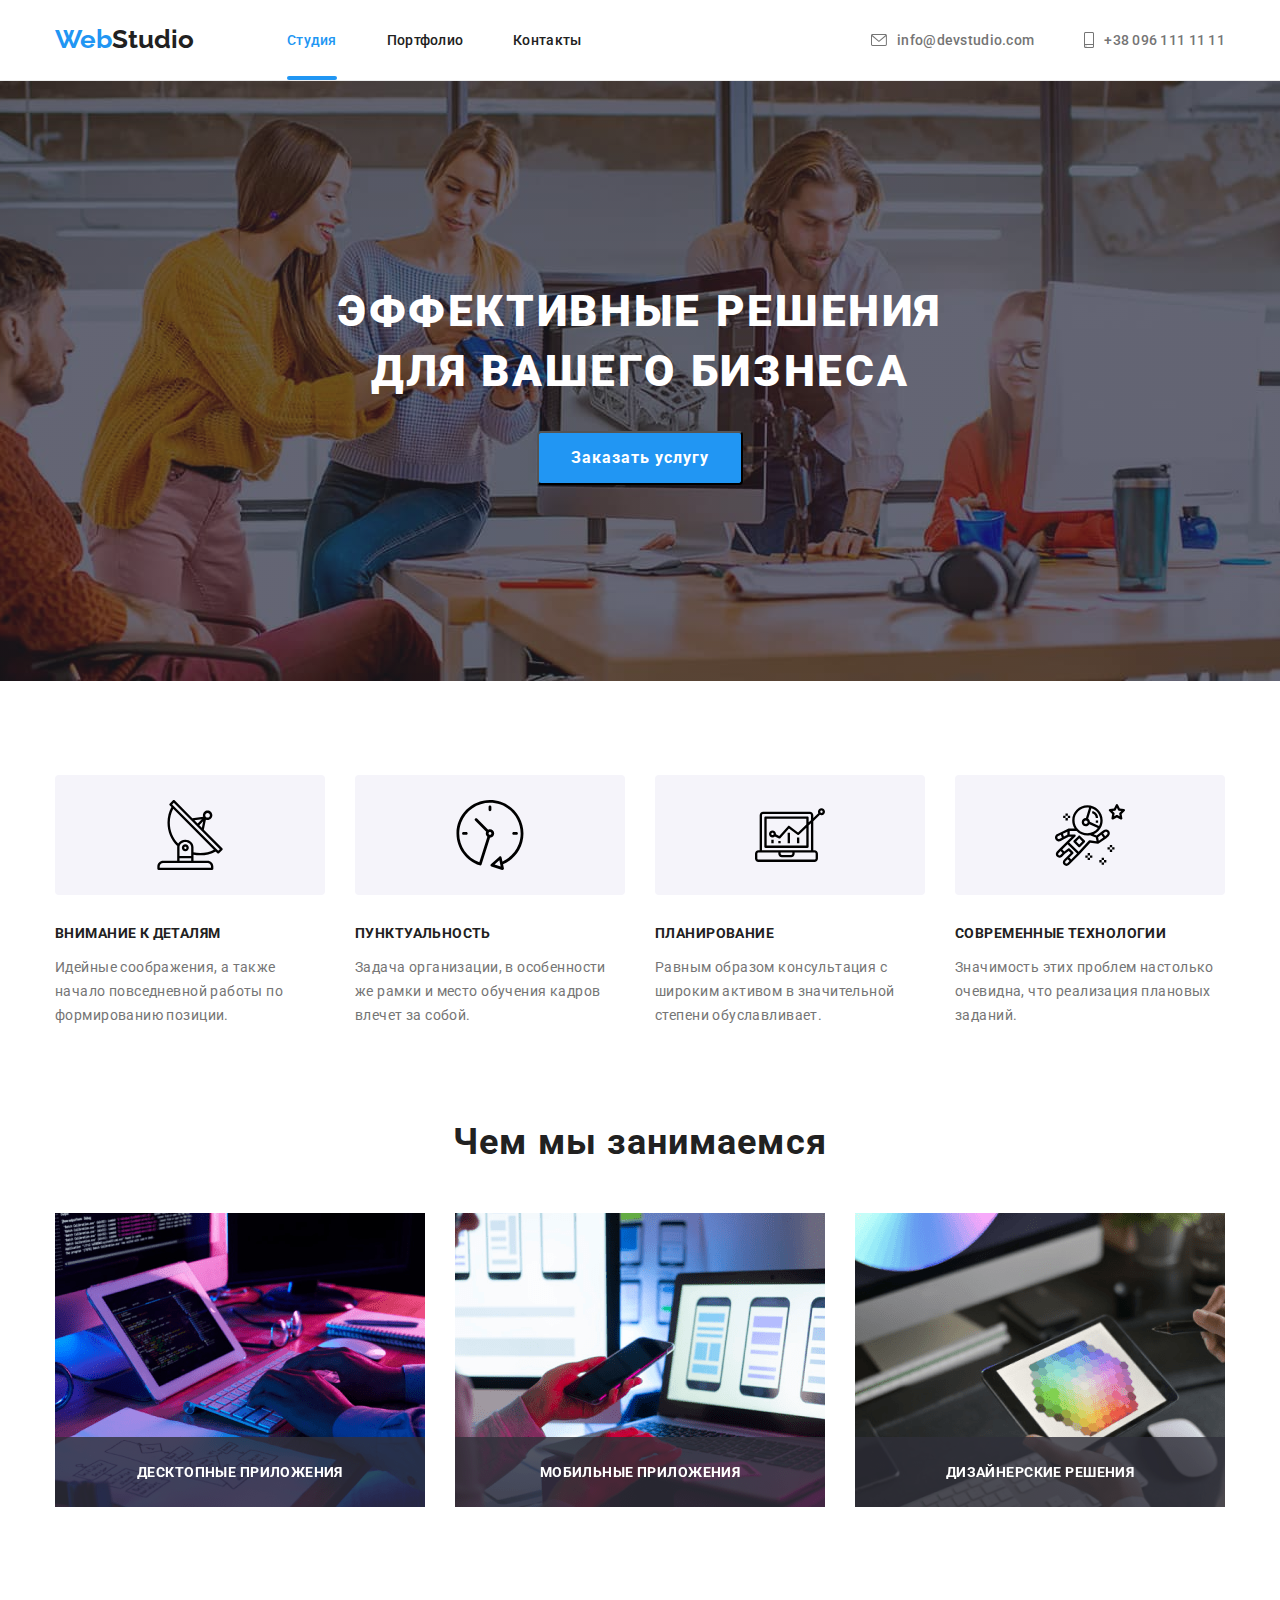
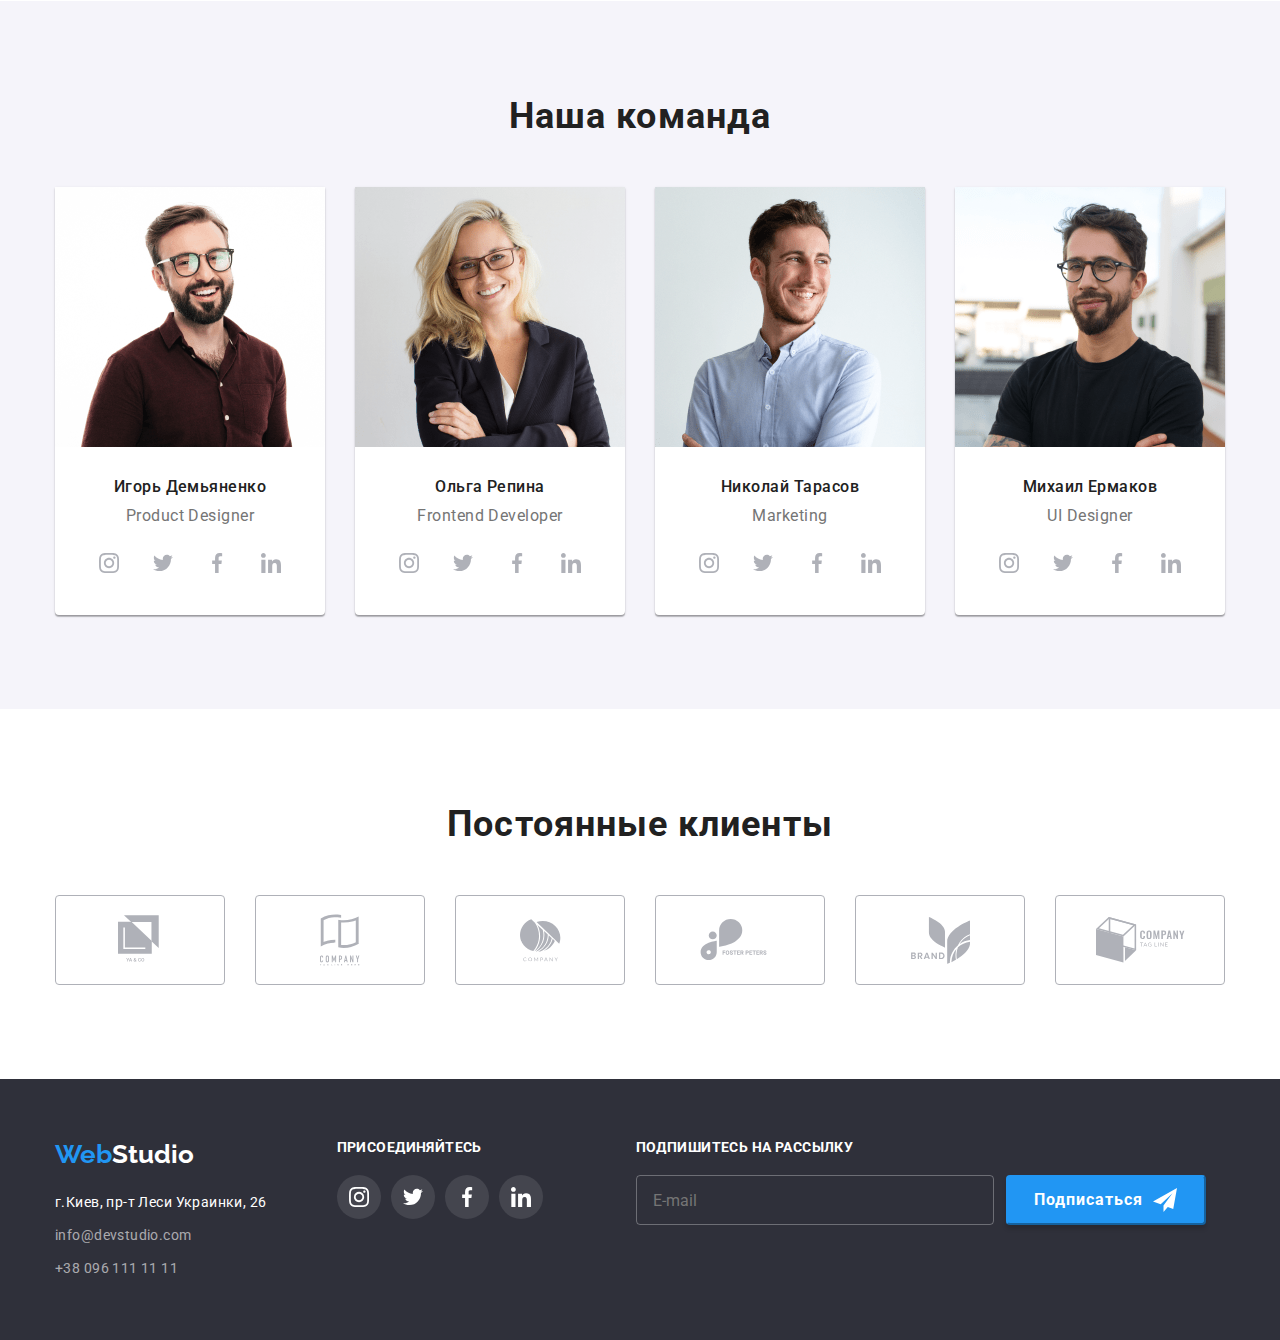
<file: index.html>
<!DOCTYPE html>
<html lang="en">
  <head>
    <meta charset="UTF-8" />
    <meta name="viewport" content="width=device-width, initial-scale=1.0" />
    
    <link rel="preconnect" href="https://fonts.gstatic.com" />
    <link
      href="https://fonts.googleapis.com/css2?family=Raleway:wght@700&family=Roboto:wght@400;500;700;900&display=swap"
      rel="stylesheet"
    />
    <link
      rel="stylesheet"
      href="https://cdnjs.cloudflare.com/ajax/libs/modern-normalize/1.0.0/modern-normalize.min.css"
    />
<!--подключение стилей(css файл )-->
    <link rel="stylesheet" href="./styles.css" />
    <title>Studio</title>
  </head>

  <body>
    <!--   upper panel -->

    <header>
      <!-- HEADER CONTAINER -->
      <div class="header-container">
        <!--left part of navigation panel  -->

        <!-- Studio Portfolio Contacts -->
        <nav class="nav-container-header">
          <!-- LOGO -->
          <a class="logo" href=""
            ><b
              ><span class="logo-web">Web</span
              ><span class="logo-studio">Studio</span></b
            ></a
          >
          <ul class="nav-container">
            <li class="nav-container-item">
              <a class="links-pages current" href="./index.html" rel="nofollow"
                >Студия</a
              >
            </li>

            <li class="nav-container-item">
              <a class="links-pages" href="./portfolio.html" rel="nofollow"
                >Портфолио</a
              >
            </li>

            <li class="nav-container-item">
              <a class="links-pages" href="">Контакты</a>
            </li>
          </ul>
        </nav>
        <!-- Right part of navigation -->
        <!-- E-mail & Telephone -->
        <ul class="mail-telephone-container">
          <li class="mail-telephone-item">
            <a class="contacts-links" href="mailto:info@devstudio.com"
              ><svg class="icon_envelope_header">
                <use href="./images/symbol-defs.svg#icon-envelope"></use></svg
              >info@devstudio.com</a
            >
          </li>
          <li class="mail-telephone-item">
            <a class="contacts-links" href="tel:+380961111111"
              ><svg class="icon_mobile_header">
                <use href="./images/symbol-defs.svg#icon-mobile"></use></svg
              >+38 096 111 11 11
            </a>
          </li>
        </ul>
      </div>
    </header>

    <!-- MAIN BODY ITEMS -->

    <main>
      <section class="hero">
        <div class="hero-container">
          <h1>ЭФФЕКТИВНЫЕ РЕШЕНИЯ <br />ДЛЯ ВАШЕГО БИЗНЕСА</h1>
          <button class="button-hero" data-modal-open>Заказать услугу</button>
        </div>
      </section>
<div class="backdrop is-hidden" data-modal>
<div class="modal">

<h2 class="modal-header">Оставьте свои данные, мы вам перезвоним</h2>

<form class="modal-contacts">

<div class="modal-contacts-container">
<label for="user-name" class="modal-labels-contacts">Имя</label>
<input type="text" name="user-name-form" id="user-name" class="modal-input-contacts"/>
<svg class="icon-modal-person">
                <use href="./images/symbol-defs-modal.svg#icon-person-black"></use></svg
              >
</div>

<div class="modal-contacts-container">
<label for="user-tel" class="modal-labels-contacts">Телефон</label>
<input type="tel" name="user-tel-form" id="user-tel" class="modal-input-contacts"/>
<svg class="icon-modal-phone">
                <use href="./images/symbol-defs-modal.svg#icon-phone-black"></use></svg
              >
</div>

<div class="modal-contacts-container">
<label for="user-mail" class="modal-labels-contacts">Почта</label>
<input type="email" name="user-mail-form" id="user-mail" class="modal-input-contacts"/>
<svg class="icon-modal-email">
                <use href="./images/symbol-defs-modal.svg#icon-email-black"></use></svg
              >
</div>

<div class="modal-textarea-container">
<label for="comments" class="modal-labels-contacts">Комментарий</label>
<textarea name="comments" id="comments" rows="30" placeholder="Введите текст"
 class="modal-comments-textarea"></textarea>
</div>

<div class="checkbox-policy-container">
<input class="checkbox" type="checkbox" name="policy" id="policy"/>

<label class="modal-checkbox-field" for="policy">Соглашаюсь с рассылкой и принимаю <a class="policy-link" href="">Условия договора</a></label>
</div>

<button type="submit" class="modal-submit-button">Отправить</button>

</form>

<button class="modal-close-btn" data-modal-close><svg class="close-cross">
                <use href="./images/symbol-defs.svg#icon-close-1"></use></svg
              >
</button>
</div
>

             
</div>
      <section class="general-description">
        <div class="container">
          <ul class="general-description-list">
            <li class="general-description-item">
            <div class="gen-description-icon-container">
              <svg class="gen-description-icon">
                <use href="./images/symbol-defs.svg#icon-antenna-1"></use>
              </svg>
              </div>
              <h3 class="general-description-header">Внимание к деталям</h3>
              <p class="general-description-textbox">
                Идейные соображения, а также<br />начало повседневной работы
                по<br />формированию позиции.
              </p>
            </li>
            <li class="general-description-item">
            <div class="gen-description-icon-container">
              <svg class="gen-description-icon"> 
                  
                <use href="./images/symbol-defs.svg#icon-clock-1"></use>
                
              </svg>
              </div>
              <h3 class="general-description-header">Пунктуальность</h3>
              <p class="general-description-textbox">
                Задача организации, в особенности<br />
                же рамки и место обучения кадров<br />
                влечет за собой.
              </p>
            </li>
            <li class="general-description-item">
            <div class="gen-description-icon-container">
              <svg class="gen-description-icon">
                <use href="./images/symbol-defs.svg#icon-diagram-1"></use>
              </svg>
              </div>
              <h3 class="general-description-header">Планирование</h3>
              <p class="general-description-textbox">
                Равным образом консультация с<br />
                широким активом в значительной<br />
                степени обуславливает.
              </p>
            </li>
            <li class="general-description-item">
            <div class="gen-description-icon-container">
              <svg class="gen-description-icon">
                <use href="./images/symbol-defs.svg#icon-astronaut-1"></use>
              </svg>
              </div>
              <h3 class="general-description-header">Современные технологии</h3>
              <p class="general-description-textbox">
                Значимость этих проблем настолько<br />
                очевидна, что реализация плановых<br />
                заданий.
              </p>
            </li>
          </ul>
        </div>
      </section>
      <section class="section-work-specification">
        <div class="container">
          <h2 class="section-header-specification">Чем мы занимаемся</h2>

          <ul class="work-specification-list">
            <li class="work-specification-item">
          
          <h3 class="work-specification-img-text">Десктопные приложения</h3>
              <img
                src="./images/img1_section2.png"
                alt="first picture"
                width="370"
              />
              
            </li>
            <li class="work-specification-item">
            <h3 class="work-specification-img-text">Мобильные приложения</h3>
              <img
                src="./images/img3_section2.png"
                alt="second picture"
                width="370"
              />
            </li>
            <li class="work-specification-item">
            <h3 class="work-specification-img-text">Дизайнерские решения</h3>
              <img
                src="./images/img2_section2.png"
                alt="third picture"
                width="370"
              />
            </li>
          </ul>
        </div>
      </section>

      <section class="work-team">
        <div class="container">
          <h2 class="section-header-team">Наша команда</h2>
          <ul class="employees">
            <li class="employees-item">
              <img src="./images/igor.png" alt="igor" width="270" />
              <div class="employees-item-text-container">
                <h3>Игорь Демьяненко</h3>
                <p>Product Designer</p>
              </div>
              

              <div class="employees-item-icons-container">

              <ul class="employees-item-icons-list"> 
              <li class="employees-item-icons-item"><a href="https//:www.instagram.com" rel="nofollow"
                ><svg class="employees-social-icons">
                <use href="./images/symbol-defs.svg#icon-instagram-2">
                </svg></a
              > </li> 
              
              <li class="employees-item-icons-item"><a href="https//:www.instagram.com" rel="nofollow"
                ><svg class="employees-social-icons">
                <use href="./images/symbol-defs.svg#icon-twitter-1">
                </svg></a
              > </li>
              
              <li class="employees-item-icons-item"><a href="https//:www.instagram.com" rel="nofollow"
                ><svg class="employees-social-icons">
                <use href="./images/symbol-defs.svg#icon-facebook-1">
                </svg></a
              > </li>
              
              <li class="employees-item-icons-item"><a href="https//:www.instagram.com" rel="nofollow"
                ><svg class="employees-social-icons">
                <use href="./images/symbol-defs.svg#icon-linkedin-1">
                </svg></a
              > </li>
              
              </ul>
                            
                              </div>
            
            </li>
            <li class="employees-item">
              <img src="./images/olga.png" alt="olga" width="270" />
              <div class="employees-item-text-container">
                <h3>Ольга Репина</h3>
                <p>Frontend Developer</p>

              </div>
              <div class="employees-item-icons-container">

              <ul class="employees-item-icons-list"> 
              <li class="employees-item-icons-item"><a href="https//:www.instagram.com" rel="nofollow"
                ><svg class="employees-social-icons">
                <use href="./images/symbol-defs.svg#icon-instagram-2">
                </svg></a
              > </li> 
              
              <li class="employees-item-icons-item"><a href="https//:www.instagram.com" rel="nofollow"
                ><svg class="employees-social-icons">
                <use href="./images/symbol-defs.svg#icon-twitter-1">
                </svg></a
              > </li>
              
              <li class="employees-item-icons-item"><a href="https//:www.instagram.com" rel="nofollow"
                ><svg class="employees-social-icons">
                <use href="./images/symbol-defs.svg#icon-facebook-1">
                </svg></a
              > </li>
              
              <li class="employees-item-icons-item"><a href="https//:www.instagram.com" rel="nofollow"
                ><svg class="employees-social-icons">
                <use href="./images/symbol-defs.svg#icon-linkedin-1">
                </svg></a
              > </li>
              
              </ul>
                            
                              </div>
            </li>
            <li class="employees-item">
              <img src="./images/nicholas.png" alt="nicholas" width="270" />
              <div class="employees-item-text-container">
                <h3>Николай Тарасов</h3>
                <p>Marketing</p>
              </div>
              <div class="employees-item-icons-container">

              <ul class="employees-item-icons-list"> 
              <li class="employees-item-icons-item"><a href="https//:www.instagram.com" rel="nofollow"
                ><svg class="employees-social-icons">
                <use href="./images/symbol-defs.svg#icon-instagram-2">
                </svg></a
              > </li> 
              
              <li class="employees-item-icons-item"><a href="https//:www.instagram.com" rel="nofollow"
                ><svg class="employees-social-icons">
                <use href="./images/symbol-defs.svg#icon-twitter-1">
                </svg></a
              > </li>
              
              <li class="employees-item-icons-item"><a href="https//:www.instagram.com" rel="nofollow"
                ><svg class="employees-social-icons">
                <use href="./images/symbol-defs.svg#icon-facebook-1">
                </svg></a
              > </li>
              
              <li class="employees-item-icons-item"><a href="https//:www.instagram.com" rel="nofollow"
                ><svg class="employees-social-icons">
                <use href="./images/symbol-defs.svg#icon-linkedin-1">
                </svg></a
              > </li>
              
              </ul>
                            
                              </div>
            </li>
            <li class="employees-item">
              <img src="./images/michael.png" alt="michael" width="270" />
              <div class="employees-item-text-container">
                <h3>Михаил Ермаков</h3>
                <p>UI Designer</p>
              </div>
              <div class="employees-item-icons-container">

              <ul class="employees-item-icons-list"> 
              <li class="employees-item-icons-item"><a href="https//:www.instagram.com" rel="nofollow"
                ><svg class="employees-social-icons">
                <use href="./images/symbol-defs.svg#icon-instagram-2">
                </svg></a
              > </li> 
              
              <li class="employees-item-icons-item"><a href="https//:www.instagram.com" rel="nofollow"
                ><svg class="employees-social-icons">
                <use href="./images/symbol-defs.svg#icon-twitter-1">
                </svg></a
              > </li>
              
              <li class="employees-item-icons-item"><a href="https//:www.instagram.com" rel="nofollow"
                ><svg class="employees-social-icons">
                <use href="./images/symbol-defs.svg#icon-facebook-1">
                </svg></a
              > </li>
              
              <li class="employees-item-icons-item"><a href="https//:www.instagram.com" rel="nofollow"
                ><svg class="employees-social-icons">
                <use href="./images/symbol-defs.svg#icon-linkedin-1">
                </svg></a
              > </li>
              
              </ul>
                            
                              </div>
            </li>
          </ul>
        </div>
      </section>
      
      <section class="constant-clients">
      <div class="container">
      <h2 class="section-header-constant-clients">Постоянные клиенты</h2>

       <div class="constant-clients-container">

              <ul class="constant-clients-icons-list"> 
              <li class="constant-clients-item"><a href="" rel="nofollow"
                ><svg class="constant-clients-icon" width="45" height="50">
                <use href="./images/symbol-defs.svg#icon-logo-1">
                </svg></a
              > </li> 
              
               <li class="constant-clients-item"><a href="" rel="nofollow"
                ><svg class="constant-clients-icon" width="40" height="52">
                <use href="./images/symbol-defs.svg#icon-logo-2">
                </svg></a
              > </li> 

               <li class="constant-clients-item"><a href="" rel="nofollow"
                ><svg class="constant-clients-icon" width="41" height="43">
                <use href="./images/symbol-defs.svg#icon-logo-3">
                </svg></a
              > </li> 

               <li class="constant-clients-item"><a href="" rel="nofollow"
                ><svg class="constant-clients-icon" width="80" height="42">
                <use href="./images/symbol-defs.svg#icon-logo-4">
                </svg></a
              > </li> 

               <li class="constant-clients-item"><a href="" rel="nofollow"
                ><svg class="constant-clients-icon" width="59" height="47">
                <use href="./images/symbol-defs.svg#icon-logo-5">
                </svg></a
              > </li> 

               <li class="constant-clients-item"><a href="" rel="nofollow"
                ><svg class="constant-clients-icon" width="89" height="46">
                <use href="./images/symbol-defs.svg#icon-logo-6">
                </svg></a
              > </li> 

              </ul>
                            
                              </div>
      </div>
      </section>
    </main>


    <footer>
      <div class="footer-container-item">
      <div class="footer-container-adress">
        <a class="logo-footer" href=""
          ><b
            ><span class="logo-web">Web</span
            ><span class="logo-studio">Studio</span></b
          ></a
        >
        <address>
          <p>г.Киев, пр-т Леси Украинки, 26</p>
          <a href="mailto:info@devstudio.com">info@devstudio.com</a>
          <a href="tel:+380961111111">+38 096 111 11 11 </a>
        </address>
        </div>
        <div class="footer-socials-container">
        <b class="socials-header-footer">Присоединяйтесь</b>
        
       <ul class="socials-footer-list"> 
              <li class="socials-footer-item"><a href="https//:www.instagram.com" rel="nofollow"
                ><svg class="footer-social-icons">
                <use href="./images/symbol-defs.svg#icon-instagram-2">
                </svg></a
              > </li> 

              <li class="socials-footer-item"><a href="https//:www.twiter.com" rel="nofollow"
                ><svg class="footer-social-icons">
                <use href="./images/symbol-defs.svg#icon-twitter-1">
                </svg></a
              > </li> 

              <li class="socials-footer-item"><a href="https//:www.facebook.com" rel="nofollow"
                ><svg class="footer-social-icons">
                <use href="./images/symbol-defs.svg#icon-facebook-1">
                </svg></a
              > </li> 

              <li class="socials-footer-item"><a href="https//:www.linkedin.com" rel="nofollow"
                ><svg class="footer-social-icons">
                <use href="./images/symbol-defs.svg#icon-linkedin-1">
                </svg></a
              > </li> 
              </ul>
              </div>
        <div class="footer-subscribe-container">
        
        <b class="socials-header-footer">подпишитесь на рассылку</b>

        <form class="subscribe-email">
        <input type="email" name="footer-mail-form" id="footer-mail" 
        class="footer-input-subscribe" placeholder="E-mail"/>
        <div>
         <button class="footer-subscribe-btn">Подписаться<svg class="footer-subscribe-icon">
                <use href="./images/symbol-defs-modal.svg#icon-send">
                </svg></button>
                </div>
        </form>
        
       
         </div>
      </div>
    </footer>
    <script src="./js/modal.js"></script>
  </body>
</html>
</file>
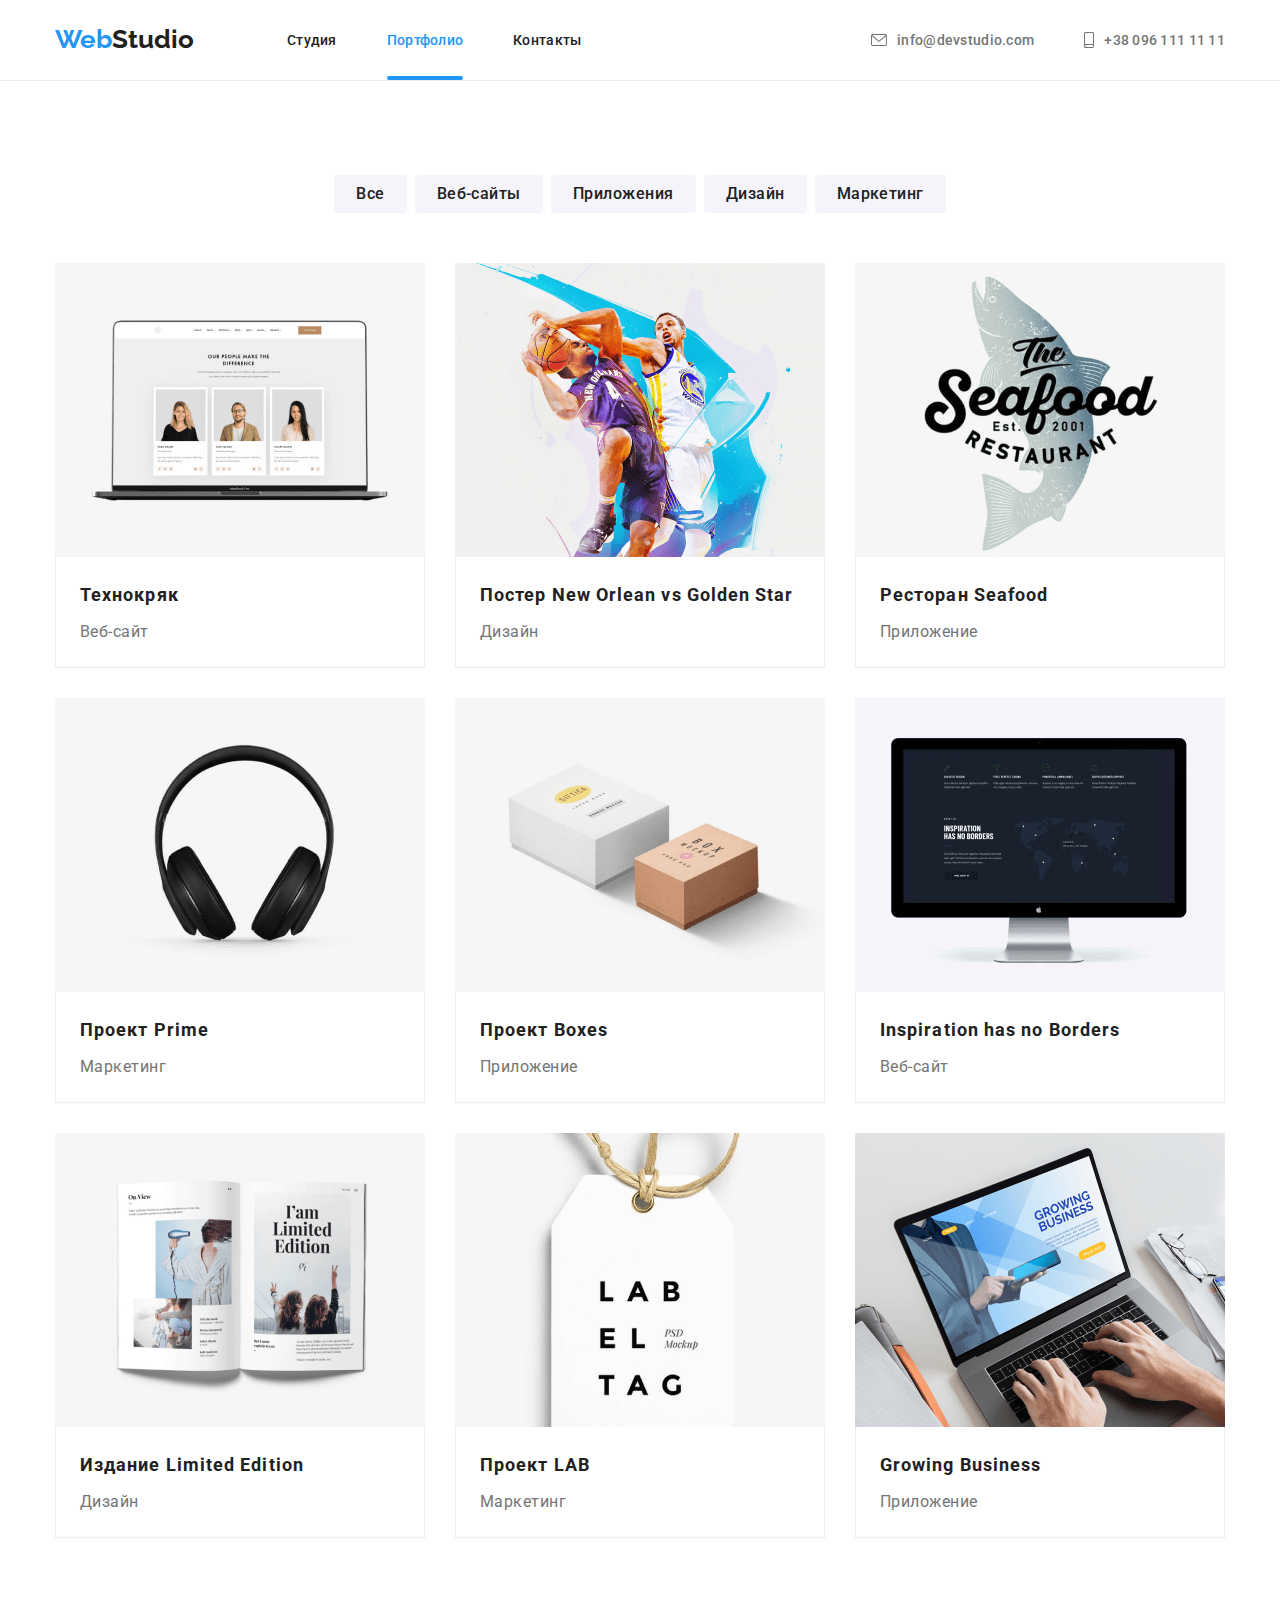
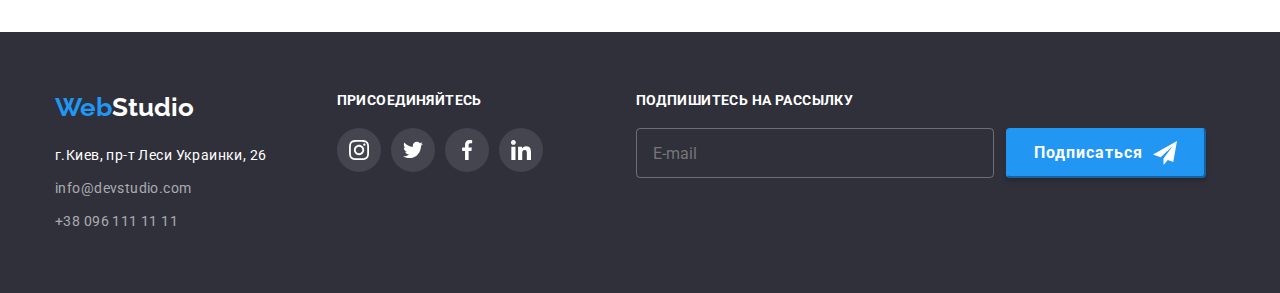
<file: portfolio.html>
<!DOCTYPE html>
<html lang="en">
  <head>
    <meta charset="UTF-8" />
    <meta name="viewport" content="width=device-width, initial-scale=1.0" />
   
   
    <link rel="preconnect" href="https://fonts.gstatic.com" />
    <link
      href="https://fonts.googleapis.com/css2?family=Lato:wght@400;700&family=Raleway:wght@700&family=Roboto:wght@400;500;700;900&display=swap"
      rel="stylesheet"
    />
    <link
      rel="stylesheet"
      href="https://cdnjs.cloudflare.com/ajax/libs/modern-normalize/1.0.0/modern-normalize.min.css"
    />
     <!--подключение стилей(css файл )-->
 <link rel="stylesheet" href="./styles.css" />
    <title>Portfolio</title>
  </head>
  <body>
    <header>
      <!-- HEADER CONTAINER -->
      <div class="header-container">
        <!--left part of navigation panel  -->

        <!-- Studio Portfolio Contacts -->
        <nav class="nav-container-header">
          <!-- LOGO -->
          <a class="logo" href=""
            ><b
              ><span class="logo-web">Web</span
              ><span class="logo-studio">Studio</span></b
            ></a
          >
          <ul class="nav-container">
            <li class="nav-container-item">
              <a class="links-pages" href="./index.html" rel="nofollow"
                >Студия</a
              >
            </li>

            <li class="nav-container-item">
              <a
                class="links-pages current"
                href="./portfolio.html"
                rel="nofollow"
                >Портфолио</a
              >
            </li>

            <li class="nav-container-item">
              <a class="links-pages" href="">Контакты</a>
            </li>
          </ul>
        </nav>
        <!-- Right part of navigation -->
        <!-- E-mail & Telephone -->
        <ul class="mail-telephone-container">
          <li class="mail-telephone-item">
            <a class="contacts-links" href="mailto:info@devstudio.com"
              ><svg class="icon_envelope_header">
                <use href="./images/symbol-defs.svg#icon-envelope"></use></svg
              >info@devstudio.com</a
            >
          </li>
          <li class="mail-telephone-item">
            <a class="contacts-links" href="tel:+380961111111"
              ><svg class="icon_mobile_header">
                <use href="./images/symbol-defs.svg#icon-mobile"></use></svg
              >+38 096 111 11 11
            </a>
          </li>
        </ul>
      </div>
    
    </header>

    <!-- section with buttons behind pictures-->
    <main>
      <section class="main-container">
        <div class="container">
          <ul class="button-link-portfolio">
            <li class="button-link-portfolio-item"><button>Все</button></li>
            <li class="button-link-portfolio-item">
              <button>Веб-сайты</button>
            </li>
            <li class="button-link-portfolio-item">
              <button>Приложения</button>
            </li>
            <li class="button-link-portfolio-item"><button>Дизайн</button></li>
            <li class="button-link-portfolio-item">
              <button>Маркетинг</button>
            </li>
          </ul>

          <!--links&images of work which were done-->
          <ul class="images-projects">
            <li class="images-projects-item">
              <a href="">
              <div class="images-projects-item-thumb">
             <span class="portfolio-img-text-hover">Технокряк это современная площадка распространения коронавируса. Компании используют эту платформу для цифрового шпионажа и атак на защищённые сервера конкурентов.</span>
                <img
                  src="./imagesforportfolio/img1.png"
                  alt="technocrack"
                  width="370"
                />
                </div>
                <div class="text-container-images">
                  <h3>Технокряк</h3>
                  <p>Веб-сайт</p>
                </div>
              </a>
            </li>
            <li class="images-projects-item">
              <a href="">
              <div class="images-projects-item-thumb">
             <span class="portfolio-img-text-hover">Технокряк это современная площадка распространения коронавируса. Компании используют эту платформу для цифрового шпионажа и атак на защищённые сервера конкурентов.</span>
                
                <img
                  src="./imagesforportfolio/img2.png"
                  alt="Poster of New Orlean vs Golden Star"
                  width="370"
                />
                </div>
                <div class="text-container-images">
                  <h3>Постер New Orlean vs Golden Star</h3>
                  <p>Дизайн</p>
                </div>
              </a>
            </li>
            <li class="images-projects-item">
              <a href="">
              <div class="images-projects-item-thumb">
             <span class="portfolio-img-text-hover">Технокряк это современная площадка распространения коронавируса. Компании используют эту платформу для цифрового шпионажа и атак на защищённые сервера конкурентов.</span>
                
                <img
                  src="./imagesforportfolio/img3.png"
                  alt="Seafood restorant"
                  width="370"
                />
                </div>
                <div class="text-container-images">
                  <h3>Ресторан Seafood</h3>
                  <p>Приложение</p>
                </div>
              </a>
            </li>
            <li class="images-projects-item">
              <a href="">
              <div class="images-projects-item-thumb">
             <span class="portfolio-img-text-hover">Технокряк это современная площадка распространения коронавируса. Компании используют эту платформу для цифрового шпионажа и атак на защищённые сервера конкурентов.</span>
                
                <img
                  src="./imagesforportfolio/img4.png"
                  alt="project Prime"
                  width="370"
                />
                </div>
                <div class="text-container-images">
                  <h3>Проект Prime</h3>
                  <p>Маркетинг</p>
                </div>
              </a>
            </li>
            <li class="images-projects-item">
              <a href="">
              <div class="images-projects-item-thumb">
             <span class="portfolio-img-text-hover">Технокряк это современная площадка распространения коронавируса. Компании используют эту платформу для цифрового шпионажа и атак на защищённые сервера конкурентов.</span>
                
                <img
                  src="./imagesforportfolio/img5.png"
                  alt="project boxes"
                  width="370"
                />
                </div>
                <div class="text-container-images">
                  <h3>Проект Boxes</h3>
                  <p>Приложение</p>
                </div>
              </a>
            </li>
            <li class="images-projects-item">
              <a href="">
              <div class="images-projects-item-thumb">
             <span class="portfolio-img-text-hover">Технокряк это современная площадка распространения коронавируса. Компании используют эту платформу для цифрового шпионажа и атак на защищённые сервера конкурентов.</span>
                
                <img
                  src="./imagesforportfolio/img6.png"
                  alt="inspiration has no borders"
                  width="370"
                />
                </div>
                <div class="text-container-images">
                  <h3>Inspiration has no Borders</h3>
                  <p>Веб-сайт</p>
                </div>
              </a>
            </li>
            <li class="images-projects-item">
              <a href="">
              <div class="images-projects-item-thumb">
             <span class="portfolio-img-text-hover">Технокряк это современная площадка распространения коронавируса. Компании используют эту платформу для цифрового шпионажа и атак на защищённые сервера конкурентов.</span>
                
                <img
                  src="./imagesforportfolio/img7.png"
                  alt="издание limited edition"
                  width="370"
                />
                </div>
                <div class="text-container-images">
                  <h3>Издание Limited Edition</h3>
                  <p>Дизайн</p>
                </div>
              </a>
            </li>
            <li class="images-projects-item">
              <a href="">
              <div class="images-projects-item-thumb">
             <span class="portfolio-img-text-hover">Технокряк это современная площадка распространения коронавируса. Компании используют эту платформу для цифрового шпионажа и атак на защищённые сервера конкурентов.</span>
                
                <img
                  src="./imagesforportfolio/img8.png"
                  alt="project lab"
                  width="370"
                />
                </div>
                <div class="text-container-images">
                  <h3>Проект LAB</h3>
                  <p>Маркетинг</p>
                </div>
              </a>
            </li>
            <li class="images-projects-item">
              <a href="">
              <div class="images-projects-item-thumb">
             <span class="portfolio-img-text-hover">Технокряк это современная площадка распространения коронавируса. Компании используют эту платформу для цифрового шпионажа и атак на защищённые сервера конкурентов.</span>
                
                <img
                  src="./imagesforportfolio/img9.png"
                  alt="growing business"
                  width="370"
                />
                </div>
                <div class="text-container-images">
                  <h3>Growing Business</h3>
                  <p>Приложение</p>
                </div>
              </a>
            </li>
          </ul>
        </div>
      </section>

      <!-- контакты и адресса в подвале-->
    </main>
  <footer>
      <div class="footer-container-item">
      <div class="footer-container-adress">
        <a class="logo-footer" href=""
          ><b
            ><span class="logo-web">Web</span
            ><span class="logo-studio">Studio</span></b
          ></a
        >
        <address>
          <p>г.Киев, пр-т Леси Украинки, 26</p>
          <a href="mailto:info@devstudio.com">info@devstudio.com</a>
          <a href="tel:+380961111111">+38 096 111 11 11 </a>
        </address>
        </div>
        <div class="footer-socials-container">
        <b class="socials-header-footer">Присоединяйтесь</b>
        
       <ul class="socials-footer-list"> 
              <li class="socials-footer-item"><a href="https//:www.instagram.com" rel="nofollow"
                ><svg class="footer-social-icons">
                <use href="./images/symbol-defs.svg#icon-instagram-2">
                </svg></a
              > </li> 

              <li class="socials-footer-item"><a href="https//:www.twiter.com" rel="nofollow"
                ><svg class="footer-social-icons">
                <use href="./images/symbol-defs.svg#icon-twitter-1">
                </svg></a
              > </li> 

              <li class="socials-footer-item"><a href="https//:www.facebook.com" rel="nofollow"
                ><svg class="footer-social-icons">
                <use href="./images/symbol-defs.svg#icon-facebook-1">
                </svg></a
              > </li> 

              <li class="socials-footer-item"><a href="https//:www.linkedin.com" rel="nofollow"
                ><svg class="footer-social-icons">
                <use href="./images/symbol-defs.svg#icon-linkedin-1">
                </svg></a
              > </li> 
              </ul>
              </div>
             <div class="footer-subscribe-container">
             
             <b class="socials-header-footer">подпишитесь на рассылку</b>

           <form class="subscribe-email">
        <input type="email" name="footer-mail-form" id="footer-mail" 
        class="footer-input-subscribe" placeholder="E-mail"/>
        <div>
         <button class="footer-subscribe-btn">Подписаться<svg class="footer-subscribe-icon">
                <use href="./images/symbol-defs-modal.svg#icon-send">
                </svg></button>
                </div>
        </form>
         </div>
      </div>
    </footer>
  </body>
</html>
</file>
<file: styles.css>
/*сброс настроек оформления по умолчанию*/
li {
  list-style: none;
}

a {
  text-decoration: none;
}

body {
  font-family: Roboto, sans-serif;
}

:root {
  --colmainhover: rgba(33, 150, 243, 0.9);
  --colmain: #2196f3;
  --colsec: #212121;
  --colwhite: #ffffff;
  --colgrey: #757575;
  --colsubgrey: #f5f4fa;
  --colsocialdef: #afb1b8;
  --ttf: cubic-bezier(0.4, 0, 0.2, 1);
}

/* main styles*/
.container {
  /* display: block; */
  width: 1200px;
  margin: 0px auto;
  padding-left: 15px;
  padding-right: 15px;
}

.header-container {
  display: flex;
  align-items: center;
  justify-content: center;
  width: 1200px;
  margin: 0px auto;
  padding-left: 15px;
  padding-right: 15px;
}

.nav-container-header {
  display: flex;
  align-items: center;
  margin: 0px;
  /* outline: 2px solid red; */
}
.nav-container {
  display: flex;
  align-items: center;
  margin: auto 0px auto 93px;
  padding-left: 0px;
}
.mail-telephone-container {
  display: flex;
  align-items: center;
  margin: 0px 0px 0px auto;
  padding-left: 0px;
}

/* logo styles */
.logo {
  display: block;
  margin-top: 24px;
  margin-bottom: 25px;
}
.logo-web {
  color: var(--colmain);
  font-family: Raleway, sans-serif;
  font-weight: 700;
  font-size: 26px;
  line-height: 31px;
}
.logo-studio {
  color: var(--colsec);
  font-family: Raleway, sans-serif;
  font-weight: 700;
  font-size: 26px;
  line-height: 31px;
}

/* header navigation links */
.nav-container-item {
  margin-left: 50px;
}
.nav-container-item:first-child {
  margin-left: 0px;
  /* width: 49px; */
}

/* 
header contacts */
.contacts-links {
  display: flex;
  align-items: center;
  padding: 5px 0px;
  font-family: Roboto;
  font-weight: 500;
  font-size: 14px;
  line-height: 16px;
  letter-spacing: 0.02em;
  color: var(--colgrey);
  transition-property: color;
  transition: 250ms var(--ttf);
}
.contacts-links:hover,
.contacts-links:focus {
  color: var(--colmain);
  transition-property: color;
  transition: 250ms var(--ttf);
}

.mail-telephone-item {
  margin-left: 50px;
}
.mail-telephone-item:last-child {
  margin-right: 0px;
}
.mail-telephone-item:first-child {
  margin-left: 0px;
}
.links-pages {
  display: block;
  padding-left: 0px;
  padding-right: 0px;
  padding-top: 32px;
  padding-bottom: 32px;
  font-weight: 500;
  font-size: 14px;
  line-height: 16px;
  letter-spacing: 0.02em;
  color: var(--colsec);
  transition-property: color;
  transition: 250ms var(--ttf);
}

.links-pages:hover,
.links-pages:focus {
  color: var(--colmain);
  transition-property: color;
  transition: 250ms var(--ttf);
}

.links-pages.current {
  position: relative;
  color: var(--colmain);
}

.links-pages.current::after {
  content: "";

  position: absolute;

  left: 0;
  bottom: 0;

  display: block;
  height: 4px;
  width: 100%;
  background-color: var(--colmain);
  border-radius: 2px;
}
.icon_envelope_header {
  width: 16px;
  height: 12px;
  fill: currentColor;
  padding: 0px;
  border: 0px;
  margin: auto 10px auto 0px;
}
.icon_mobile_header {
  width: 10px;
  height: 16px;
  fill: currentColor;
  padding: 0px;
  border: 0px;
  margin: auto 10px auto 0px;
}
.hero {
  background-color: #2f303a;
  display: block;
  margin: 0px auto;
  background-image: linear-gradient(
      to right,
      rgba(47, 48, 58, 0.4),
      rgba(47, 48, 58, 0.4)
    ),
    url("./images/hero_img.jpg");
  background-repeat: no-repeat;
  background-position: 50% 50%;
  background-size: cover;
  max-width: 1600px;

  /* outline: 2px solid red; */
}
.backdrop {
  position: fixed;
  top: 0;
  left: 0;
  width: 100%;
  height: 100%;
  background-color: rgba(0, 0, 0, 0.2);
  /* opacity: 0; */
  transition-property: opacity;
  transition: 250ms var(--ttf);
}
.backdrop.is-hidden {
  opacity: 0;
  pointer-events: none;
  transition-property: opacity;
  transition: 250ms var(--ttf);
}
.modal {
  position: absolute;
  top: 50%;
  left: 50%;
  transform: translate(-50%, -50%);
  display: block;
  width: 528px;
  height: 581px;
  background-color: var(--colwhite);
  border-radius: 4px;
}
.modal-close-btn {
  position: absolute;
  display: flex;
  padding: 0px;
  top: 8px;
  right: 8px;
  border: none;
  box-sizing: border-box;
  background-color: var(--colwhite);
}
.close-cross {
  /*  position: absolute;
  top: 0;
  right: 0; */
  width: 30px;
  height: 30px;
  border: 2px solid;
  border-radius: 50%;
  border: 1px solid rgba(0, 0, 0, 0.1);
  background-color: var(--colwhite);
}
.modal-close-btn:hover,
.modal-close-btn:focus {
  color: var(--colmain);
}

.close-cross:hover,
.close-cross:focus {
  fill: currentColor;
}

.modal-header {
  margin-top: 40px;
  margin-bottom: 0px;
  /* font-family: Roboto; */
  font-style: normal;
  font-weight: bold;
  font-size: 20px;
  line-height: 23px;
  text-align: center;
  letter-spacing: 0.03em;
}
textarea {
  display: block;
  resize: none;
  width: 448px;
  height: 120px;
}

textarea::placeholder {
  color: rgba(117, 117, 117, 0.5);
}
textarea:focus {
  border-color: var(--colmain);
  outline: none;
}
.modal-contacts {
  display: flex;
  /* justify-content: center;
  align-items: center; */
  flex-direction: column;
  margin-left: 40px;
  margin-right: 40px;
  margin-top: 12px;
}

.icon-modal-person {
  position: absolute;
  display: block;
  top: 50%;
  left: 14px;
  object-fit: fill;
  transform: translate(0%, 25%);
  width: 12px;
  height: 12px;
}
.icon-modal-phone {
  position: absolute;
  display: block;
  top: 50%;
  left: 14px;
  transform: translate(0%, 25%);
  width: 13px;
  height: 13px;
}
.icon-modal-email {
  position: absolute;
  display: block;
  top: 50%;
  left: 14px;
  transform: translate(0%, 25%);
  width: 15px;
  height: 12px;
}
.modal-input-contacts:focus + .icon-modal-person {
  fill: var(--colmain);
}
.modal-input-contacts:focus + .icon-modal-phone {
  fill: var(--colmain);
}
.modal-input-contacts:focus + .icon-modal-email {
  fill: var(--colmain);
}

.modal-contacts-container:focus-within > .modal-labels-contacts {
  color: var(--colmain);
}

.modal-textarea-container:focus-within > .modal-labels-contacts {
  color: var(--colmain);
}
.checkbox-policy-container {
  display: flex;
  align-items: center;
  margin-top: 20px;
}
.checkbox {
  appearance: none;
  z-index: 2;
  margin-left: 13px;
  outline: none;
}
.modal-checkbox-field {
  display: flex;
  align-items: center;
  margin-left: 7px;
  font-family: Roboto;
  font-style: normal;
  font-weight: normal;
  font-size: 14px;
  line-height: 24px;
  letter-spacing: 0.03em;
}

.modal-checkbox-field::before {
  content: " ";
  position: absolute;
  left: 53px;
  width: 16px;
  height: 15px;

  border: 2px solid var(--colsec);
  border-radius: 2px;
}

.checkbox:checked + .modal-checkbox-field::before {
  background-color: var(--colmain);
  border-color: var(--colmain);
  background-image: url("../homework6/images/icon\ check.svg");
  background-size: contain;
  background-origin: border-box;
}

.modal-contacts-container {
  position: relative;
  display: flex;
  flex-direction: column;
  margin-top: 10px;
}

.modal-textarea-container {
  margin-top: 10px;
}
.modal-input-contacts {
  height: 40px;
  margin-top: 4px;
  border-radius: 4px;
  border: 1px solid;
}

.modal-input-contacts:focus {
  border: 1px solid var(--colmain);
  outline: none;
}

.modal-comments-textarea {
  margin-top: 4px;
  padding: 12px 16px;
  border-radius: 4px;
}

.modal-labels-contacts {
  font-family: Roboto;
  font-style: normal;
  font-weight: normal;
  font-size: 12px;
  line-height: 14px;
  letter-spacing: 0.01em;
  color: var(--colgrey);
}

.checkbox-policy-container input[type="checkbox"] {
  width: 16px;
  height: 15px;
}
.modal-submit-button {
  margin-top: 30px;
  margin-left: auto;
  margin-right: auto;
  /* padding-top: 10px;
  padding-bottom: 10px;
  padding-left: 56px;
  padding-right: 56px; */
  width: 200px;
  height: 50px;
  box-shadow: 0px 4px 4px rgba(0, 0, 0, 0.15);
  border-radius: 4px;
  background-color: #2196f3;
  font-weight: bold;
  font-size: 16px;
  line-height: 30px;
  letter-spacing: 0.06em;
  color: var(--colwhite);
}
.modal-submit-button:hover {
  background-color: #188ce8;
}
.hero-container {
  width: 1200px;
  margin: auto;
  padding-top: 200px;
  padding-left: 15px;
  padding-right: 15px;
  min-height: 600px;
  /*  outline: 2px solid red; */
}
h1 {
  text-align: center;
  margin: 0px;
  font-weight: 900;
  font-size: 44px;
  line-height: 60px;
  letter-spacing: 0.06em;
  text-transform: uppercase;
  color: var(--colwhite);
  /* outline: 2px solid red; */
}

.button-hero {
  display: block;
  margin: 30px auto 0px auto;
  padding: 10px 32px;
  min-width: 200px;
  min-height: 50px;
  background: var(--colmain);
  border-radius: 4px;
  font-weight: 700;
  font-size: 16px;
  line-height: 30px;
  text-align: center;
  letter-spacing: 0.06em;

  color: var(--colwhite);
}
.general-description {
  /* display: block; */
  margin: 0px auto;
  padding-top: 94px;
  /*  outline: 2px solid red; */
}

.general-description-list {
  display: flex;
  align-items: center;
  justify-content: center;
  margin: 0px;
  padding: 0px;

  /* margin-top: 94px; */
}
.general-description-item {
  margin-left: 30px;
  min-width: 270px;
}

.general-description-item:first-child {
  margin-left: 0px;
}
.gen-description-icon-container {
  display: flex;
  justify-content: center;
  align-items: center;
  border-radius: 4px;
  background-color: var(--colsubgrey);
  width: 270px;
  height: 120px;
  margin: 0px;
  padding: 0px;
}
.gen-description-icon {
  width: 70px;
  height: 70px;
}

.general-description-header {
  font-weight: 700;
  font-size: 14px;
  line-height: 16px;
  letter-spacing: 0.03em;
  text-transform: uppercase;
  margin: 30px 0px 0px 0px;

  color: var(--colsec);
}

.general-description-textbox {
  margin-bottom: 0px;
  font-size: 14px;
  line-height: 24px;
  letter-spacing: 0.03em;
  color: var(--colgrey);
}

.section-work-specification {
  padding-top: 94px;
  padding-bottom: 94px;
  /* outline: 2px solid red; */
}

.section-header-specification {
  margin: 0px;
  font-weight: 700;
  font-size: 36px;
  line-height: 42px;
  text-align: center;
  letter-spacing: 0.03em;
  color: var(--colsec);
}

.work-specification-list {
  display: flex;
  justify-content: center;
  margin-top: 50px;
  margin-bottom: 0px;
  margin-left: 0px;
  margin-right: 0px;
  padding: 0px;
}
.work-specification-item {
  display: block;
  margin-left: 30px;
  position: relative;
}

.work-specification-item:first-child {
  margin-left: 0px;
}
.work-specification-item img {
  display: block;
  position: relative;
}
.work-specification-img-text {
  display: flex;
  position: absolute;
  align-items: center;
  justify-content: center;
  bottom: 0px;
  left: 0px;
  background-color: rgba(47, 48, 58, 0.8);
  z-index: 3;
  width: 100%;
  height: 70px;
  margin: 0px;

  font-style: normal;
  font-weight: 700;
  font-size: 14px;
  line-height: 16px;
  text-align: center;
  letter-spacing: 0.03em;
  text-transform: uppercase;

  color: var(--colwhite);
}

.work-team {
  background-color: var(--colsubgrey);
  padding-top: 94px;
  padding-bottom: 94px;
}

.section-header-team {
  margin: 0px;
  font-weight: 700;
  font-size: 36px;
  line-height: 42px;
  text-align: center;
  letter-spacing: 0.03em;
  color: var(--colsec);
  /* outline: 2px solid red; */
}
.employees {
  display: flex;
  align-items: center;
  justify-content: center;
  margin-top: 50px;
  margin-bottom: 0px;
  padding-left: 0px;
  /*  outline: 2px solid red; */
}

.employees-item img {
  display: block;
}
.employees h3 {
  margin: 0px;
  font-weight: 500;
  font-size: 16px;
  line-height: 19px;
  text-align: center;
  letter-spacing: 0.03em;

  color: var(--colsec);
}

.employees p {
  margin: 10px 0px 0px 0px;
  font-size: 16px;
  line-height: 19px;
  text-align: center;
  letter-spacing: 0.03em;

  color: var(--colgrey);
}
.employees-item {
  min-width: 270px;
  margin-left: 30px;
  background-color: var(--colwhite);
  border-radius: 0px 0px 4px 4px;
  box-shadow: 0px 1px 3px rgba(0, 0, 0, 0.12), 0px 1px 1px rgba(0, 0, 0, 0.14),
    0px 2px 1px rgba(0, 0, 0, 0.2);
}
.employees-item-text-container {
  padding: 30px 50px 16px 50px;
}
.employees-item:first-child {
  margin-left: 0px;
}
.employees-item-icons-container {
  display: flex;
  justify-content: center;
  padding-bottom: 30px;
  padding-left: 32px;
  padding-right: 32px;
}
.employees-item-icons-list {
  display: flex;
  justify-content: center;
  align-items: center;
  padding: 0px;
}
.employees-item-icons-item {
  margin-right: 10px;
}
.employees-item-icons-item:last-child {
  margin-right: 0px;
}
.employees-item-icons-item a {
  display: flex;
  justify-content: center;
  align-items: center;
  width: 44px;
  height: 44px;
  border-radius: 50%;
  color: var(--colsocialdef);
  transition-property: color, background-color;
  transition: 250ms var(--ttf);
}
.employees-social-icons {
  width: 20px;
  height: 20px;
  fill: currentColor;
}

.employees-item-icons-item a:hover {
  color: var(--colwhite);
  background-color: var(--colmain);
  transition-property: color, background-color;
  transition: 250ms var(--ttf);
}

/*Constant clients section*/

.section-header-constant-clients {
  margin: 0px;
  font-weight: 700;
  font-size: 36px;
  line-height: 42px;
  text-align: center;
  letter-spacing: 0.03em;
  color: var(--colsec);
}

.constant-clients-icons-list {
  display: flex;
  padding: 0px;
  align-items: center;
  justify-content: center;
  margin-top: 50px;
  margin-bottom: 0px;
}

.constant-clients-item {
  margin-right: 30px;
}
.constant-clients-item:last-child {
  margin-right: 0px;
}
.constant-clients-item a {
  display: flex;
  justify-content: center;
  align-items: center;
  width: 170px;
  height: 90px;
  border-radius: 4px;
  border: 1px solid var(--colsocialdef);
  color: var(--colsocialdef);
  transition-property: border-color, color;
  transition: 250ms var(--ttf);
}
.constant-clients-icon {
  fill: currentColor;
}

.constant-clients-item a:hover {
  color: var(--colmain);
  border-color: var(--colmain);
  transition-property: border-color, color;
  transition: 250ms var(--ttf);
}

.constant-clients {
  padding: 94px 0px;
}

/* footer css */

footer {
  background-color: #2f303a;
  padding-top: 60px;
  padding-bottom: 60px;
}
.footer-container-item {
  display: flex;
  width: 1200px;
  margin: 0px auto;
  padding-left: 15px;
  padding-right: 15px;
  /* outline: 2px solid red; */
}
/* .logo-footer {
  /* padding-left: 15px; */
/* outline: 2px solid red; */

.logo-footer .logo-studio {
  color: var(--colwhite);
}

address {
  display: flex;
  flex-direction: column;
  margin-top: 20px;
  /* padding-left: 15px; */
  /* outline: 2px solid red; */
}

address p {
  margin: 0px;
  font-size: 14px;
  line-height: 24px;
  font-style: normal;
  letter-spacing: 0.03em;
  color: var(--colwhite);
}

/* address a:first-child {
  margin-top: 0px;
} */

address a {
  margin-top: 9px;
  font-size: 14px;
  line-height: 24px;
  letter-spacing: 0.03em;
  font-style: normal;

  color: rgba(255, 255, 255, 0.6);
}

.socials-header-footer {
  margin: 0px;
  padding: 0px;
  font-weight: 700;
  font-size: 14px;
  line-height: 16px;
  letter-spacing: 0.03em;
  text-transform: uppercase;
  color: var(--colwhite);
}
.socials-footer-list {
  display: flex;
  margin-top: 20px;
  margin-bottom: 0px;
  padding: 0px;
}

.footer-socials-container {
  display: flex;
  flex-direction: column;
  margin-left: 70px;
}
.footer-social-icons {
  width: 20px;
  height: 20px;
  fill: currentColor;
}
.socials-footer-item {
  margin-right: 10px;
}
.socials-footer-item:last-child {
  margin-right: 0px;
}
.socials-footer-item a {
  display: flex;
  justify-content: center;
  align-items: center;
  width: 44px;
  height: 44px;
  border-radius: 50%;
  color: var(--colwhite);
  background-color: rgba(255, 255, 255, 0.1);
  transition-property: background-color;
  transition: 250ms var(--ttf);
}

.socials-footer-item a:hover {
  background-color: var(--colmain);
  transition-property: background-color;
  transition: 250ms var(--ttf);
}

/*styles for main section portfolio webpage*/
header {
  /* max-width: 1600px; */
  border-bottom: 1px solid #ececec;
}

.button-link-portfolio button {
  background: var(--colsubgrey);
  border-radius: 4px;
  padding-left: 22px;
  padding-top: 6px;
  padding-bottom: 6px;
  padding-right: 22px;
  /*styles for text in button-link*/
  font-weight: 500;
  font-size: 16px;
  line-height: 26px;
  text-align: center;
  letter-spacing: 0.03em;
  border: var(--colsubgrey);

  color: var(--colsec);
  transition-property: color, background-color, box-shadow;
  transition: 250ms var(--ttf);
}

.button-link-portfolio button:hover,
.button-link-portfolio button:focus {
  background: var(--colmain);
  color: var(--colwhite);
  box-shadow: 0px 3px 1px rgba(0, 0, 0, 0.1), 0px 1px 2px rgba(0, 0, 0, 0.08),
    0px 2px 2px rgba(0, 0, 0, 0.12);
  transition-property: color, background-color, box-shadow;
  transition: 250ms var(--ttf);
}
.main-container {
  padding-top: 94px;
  padding-bottom: 94px;
}
.button-link-portfolio {
  display: flex;
  align-items: center;
  justify-content: center;
  margin: 0px;
  padding: 0px;
}
.button-link-portfolio-item {
  margin-left: 8px;
}

.button-link-portfolio-item:first-child {
  margin-left: 0px;
}
.images-projects {
  display: flex;
  flex-wrap: wrap;

  margin: 50px 0px 0px 0px;
  padding: 0px;
}

.images-projects-item {
  margin-left: 30px;
  margin-top: 30px;
}
.images-projects-item a {
  position: relative;
  transition-property: box-shadow;
  transition: 250ms var(--ttf);
}
.images-projects-item a:hover,
.images-projects-item a:focus {
  display: block;
  box-shadow: 0px 1px 1px rgba(0, 0, 0, 0.12), 0px 4px 4px rgba(0, 0, 0, 0.06),
    1px 4px 6px rgba(0, 0, 0, 0.16);
  transition-property: box-shadow;
  transition: 250ms var(--ttf);
}

.images-projects-item a:hover .portfolio-img-text-hover,
.images-projects-item a:focus .portfolio-img-text-hover {
  transform: translateY(0);
  transition-property: transform;
  transition: 250ms var(--ttf);
}
.portfolio-img-text-hover {
  position: absolute;
  transform: translateY(100%);
  transition-property: transform;
  transition: 250ms var(--ttf);
  /* z-index: 2; */

  display: flex;
  align-items: center;
  justify-content: center;
  text-align: left;
  width: 370px;
  height: 294px;
  margin: 0px;
  padding-left: 24px;
  padding-right: 24px;
  color: var(--colwhite);
  background-color: var(--colmainhover);

  letter-spacing: 0.03em;
}

.images-projects-item-thumb {
  position: relative;
  width: 370px;
  height: 294px;
  overflow: hidden;
}

.images-projects-item h3 {
  margin: 0px;

  font-weight: 700;
  font-size: 18px;
  line-height: 36px;
  letter-spacing: 0.06em;

  color: var(--colsec);
}
.images-projects-item p {
  margin: 4px 0px 0px 0px;
  font-size: 16px;
  line-height: 30px;
  letter-spacing: 0.03em;
  color: var(--colgrey);
}

.images-projects-item img {
  display: block;
}
.images-projects-item:nth-child(3n + 1) {
  margin-left: 0px;
}
.images-projects-item:nth-child(-n + 3) {
  margin-top: 0px;
}

.text-container-images {
  padding: 20px 0px 20px 24px;
  border-bottom: 1px solid;
  border-left: 1px solid;
  border-right: 1px solid;
  border-color: #eeeeee;
}

.footer-subscribe-container {
  display: flex;
  margin-left: 93px;
  flex-direction: column;
  flex-wrap: wrap;
}

.footer-input-subscribe {
  margin-top: 20px;
  width: 358px;
  height: 50px;
  background-color: transparent;
  padding: 15px 16px;
  border-radius: 4px;
  border: 1px solid rgba(255, 255, 255, 0.3);
  color: var(--colsocialdef);
}
.footer-input-subscribe::placeholder {
  font-size: 16px;

  line-height: 20px;
  align-items: left;
  vertical-align: center;
  letter-spacing: 3%;
  fill: solid rgba(255, 255, 255, 0.6);
}

.footer-subscribe-btn {
  display: flex;
  justify-content: center;
  align-items: center;
  text-align: center;
  width: 200px;
  height: 50px;
  margin-left: 12px;
  margin-top: 20px;
  background-color: var(--colmain);
  border-color: var(--colmain);
  border-radius: 4px;
  box-shadow: 0px 4px 4px rgba(0, 0, 0, 0.15);
  font-family: Roboto;
  font-style: normal;
  font-weight: bold;
  font-size: 16px;
  line-height: 30px;
  letter-spacing: 0.06em;
  color: var(--colwhite);
}

.subscribe-email {
  display: flex;
}
.footer-subscribe-icon {
  width: 24px;
  height: 24px;
  margin-left: 10px;
  fill: var(--colwhite);
}
</file>
